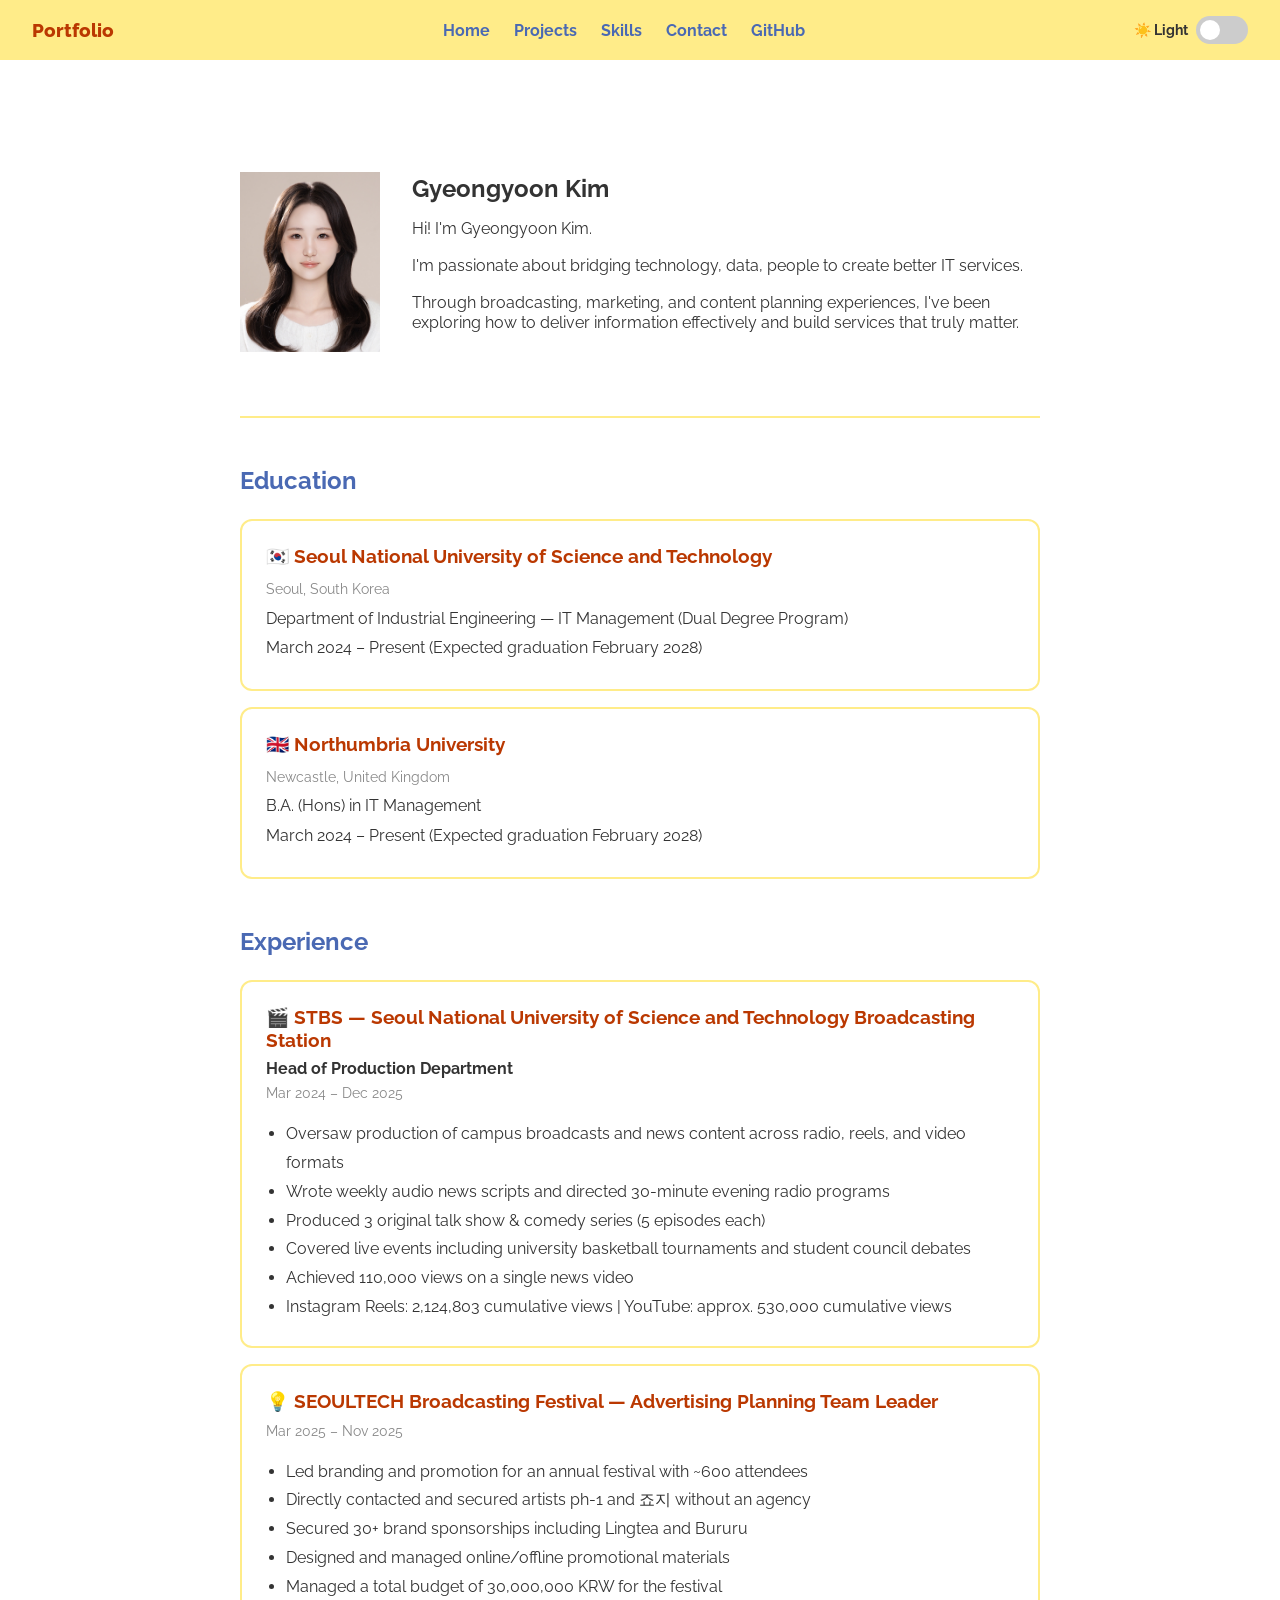
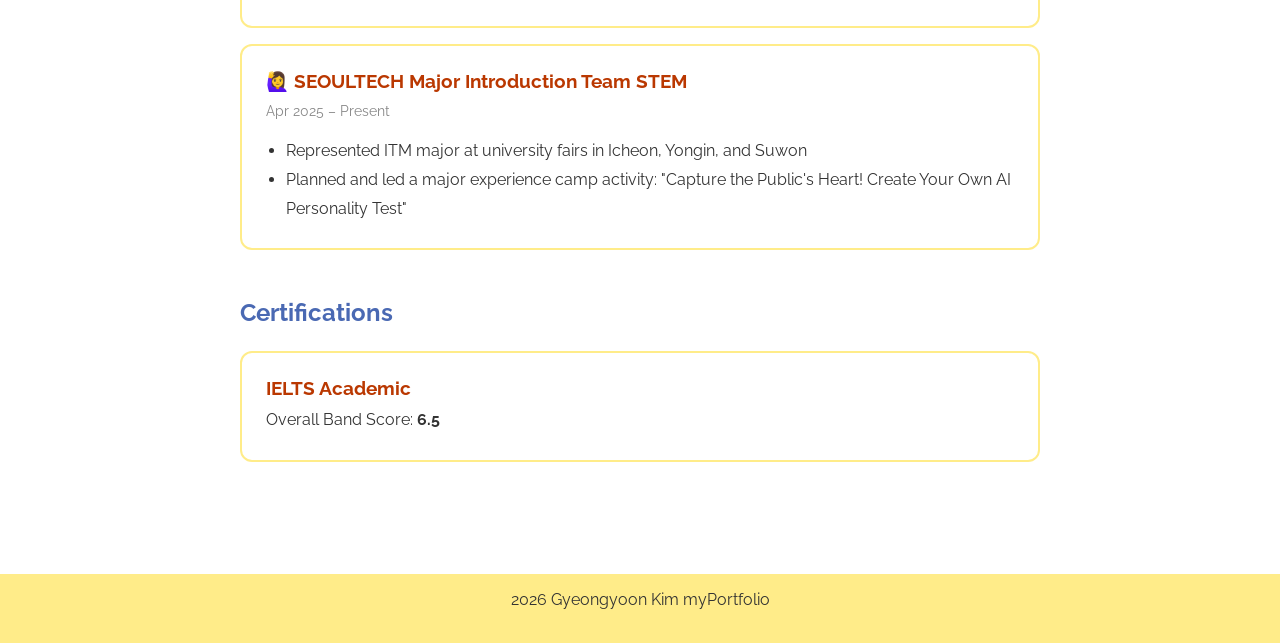
<file: index.html>
<!DOCTYPE html>
<html lang="en">

<head>
    <meta charset="UTF-8">
    <meta name="viewport" content="width=device-width, initial-scale=1.0">
    <title>myPortfolio</title>
    <link rel="stylesheet" href="css/style.css">
    <link rel="preconnect" href="https://fonts.googleapis.com">
    <link rel="preconnect" href="https://fonts.gstatic.com" crossorigin>
    <link href="https://fonts.googleapis.com/css2?family=Raleway:ital,wght@0,100..900;1,100..900&display=swap"
        rel="stylesheet">
</head>

<body>
    <header>
        <nav>
            <a href="index.html" class="nav-logo">Portfolio</a>
            <ul>
                <li><a href="index.html">Home</a></li>
                <li><a href="projects.html">Projects</a></li>
                <li><a href="skills.html">Skills</a></li>
                <li><a href="contact.html">Contact</a></li>
                <li><a href="github.html">GitHub</a></li>
            </ul>
            <div class="theme-toggle-wrapper">
                <span id="theme-label">☀️ Light</span>
                <button id="theme-toggle" onclick="toggleTheme()" aria-label="Toggle theme">
                    <span class="toggle-slider"></span>
                </button>
            </div>
        </nav>

    </header>


    <main>
        <section class="hero">
            <img src="assets/images/profile.png" alt="Gyeongyoon Kim">
            <div>
                <h1>Gyeongyoon Kim</h1>
                <p>Hi! I'm Gyeongyoon Kim.</p>
                <p>I'm passionate about bridging technology, data, people to create better IT services.</p>
                <p>Through broadcasting, marketing, and content planning experiences, I've been exploring how to deliver
                    information effectively and build services that truly matter.</p>
            </div>
        </section>
        <section class="education">
            <h2>Education</h2>

            <div class="edu-card">
                <h3>🇰🇷 Seoul National University of Science and Technology</h3>
                <p><span class="location">Seoul, South Korea</span></p>
                <p>Department of Industrial Engineering — IT Management (Dual Degree Program)</p>
                <p>March 2024 – Present (Expected graduation February 2028)</p>
            </div>

            <div class="edu-card">
                <h3>🇬🇧 Northumbria University</h3>
                <p><span class="location">Newcastle, United Kingdom</span></p>
                <p>B.A. (Hons) in IT Management</p>
                <p>March 2024 – Present (Expected graduation February 2028)</p>
            </div>
        </section>

        <section class="experience">
            <h2>Experience</h2>

            <div class="exp-card">
                <h3>🎬 STBS — Seoul National University of Science and Technology Broadcasting Station</h3>
                <p class="role">Head of Production Department</p>
                <p><span class="location">Mar 2024 – Dec 2025</span></p>
                <ul>
                    <li>Oversaw production of campus broadcasts and news content across radio, reels, and video formats
                    </li>
                    <li>Wrote weekly audio news scripts and directed 30-minute evening radio programs</li>
                    <li>Produced 3 original talk show & comedy series (5 episodes each)</li>
                    <li>Covered live events including university basketball tournaments and student council debates</li>
                    <li>Achieved 110,000 views on a single news video</li>
                    <li>Instagram Reels: 2,124,803 cumulative views | YouTube: approx. 530,000 cumulative views</li>
                </ul>
            </div>

            <div class="exp-card">
                <h3>💡 SEOULTECH Broadcasting Festival — Advertising Planning Team Leader</h3>
                <p><span class="location">Mar 2025 – Nov 2025</span></p>
                <ul>
                    <li>Led branding and promotion for an annual festival with ~600 attendees</li>
                    <li>Directly contacted and secured artists ph-1 and 죠지 without an agency</li>
                    <li>Secured 30+ brand sponsorships including Lingtea and Bururu</li>
                    <li>Designed and managed online/offline promotional materials</li>
                    <li>Managed a total budget of 30,000,000 KRW for the festival</li>
                </ul>
            </div>

            <div class="exp-card">
                <h3>🙋‍♀️ SEOULTECH Major Introduction Team STEM</h3>
                <p><span class="location">Apr 2025 – Present</span></p>
                <ul>
                    <li>Represented ITM major at university fairs in Icheon, Yongin, and Suwon</li>
                    <li>Planned and led a major experience camp activity: "Capture the Public's Heart! Create Your Own
                        AI Personality Test"</li>
                </ul>
            </div>

        </section>

        <section class="certifications">
            <h2>Certifications</h2>

            <div class="edu-card">
                <h3>IELTS Academic</h3>
                <p>Overall Band Score: <strong>6.5</strong></p>
            </div>

        </section>


    </main>
    <footer>
        <p>2026 Gyeongyoon Kim myPortfolio</p>

    </footer>
    <script src="script.js"></script>
</body>

</html>
</file>
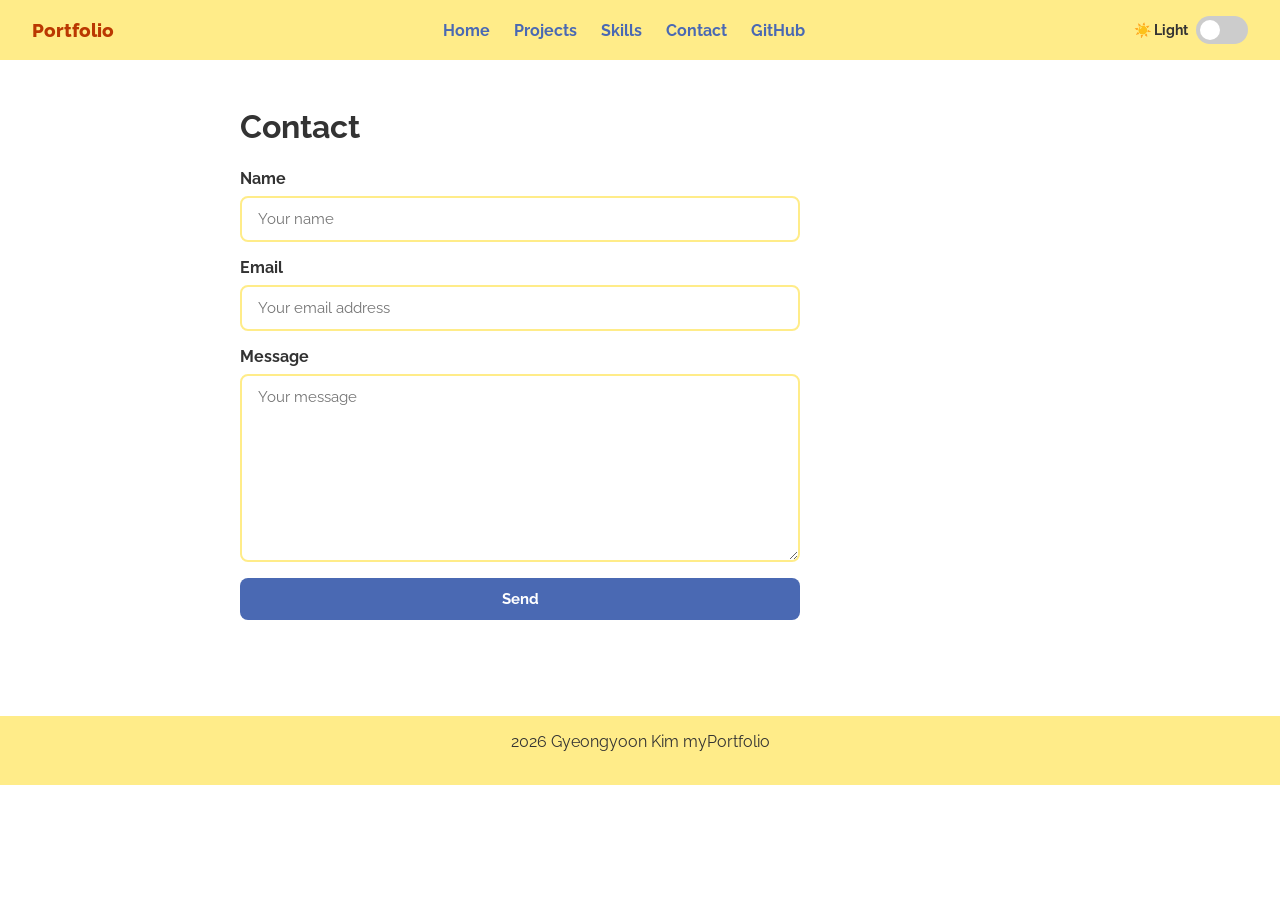
<file: contact.html>
<!DOCTYPE html>
<html lang="en">

<head>
    <meta charset="UTF-8">
    <meta name="viewport" content="width=device-width, initial-scale=1.0">
    <title>myPortfolio - Contact</title>
    <link rel="stylesheet" href="css/style.css">
    <link rel="preconnect" href="https://fonts.googleapis.com">
    <link rel="preconnect" href="https://fonts.gstatic.com" crossorigin>
    <link href="https://fonts.googleapis.com/css2?family=Raleway:ital,wght@0,100..900;1,100..900&display=swap"
        rel="stylesheet">
</head>

<body>
    <header>
        <nav>
            <a href="index.html" class="nav-logo">Portfolio</a>
            <ul>
                <li><a href="index.html">Home</a></li>
                <li><a href="projects.html">Projects</a></li>
                <li><a href="skills.html">Skills</a></li>
                <li><a href="contact.html">Contact</a></li>
                <li><a href="github.html">GitHub</a></li>
            </ul>
            <div class="theme-toggle-wrapper">
                <span id="theme-label">☀️ Light</span>
                <button id="theme-toggle" onclick="toggleTheme()" aria-label="Toggle theme">
                    <span class="toggle-slider"></span>
                </button>
            </div>
        </nav>

    </header>
    <main>
        <h1>Contact</h1>
        <form action="#" method="post">
            <label for="name">Name</label>
            <input type="text" id="name" name="name" placeholder="Your name">

            <label for="email">Email</label>
            <input type="email" id="email" name="email" placeholder="Your email address">

            <label for="message">Message</label>
            <textarea id="message" name="message" placeholder="Your message"></textarea>

            <input type="submit" value="Send">
        </form>

    </main>
    <footer>
        <p>2026 Gyeongyoon Kim myPortfolio</p>

    </footer>
    <script src="script.js"></script>
</body>

</html>
</file>
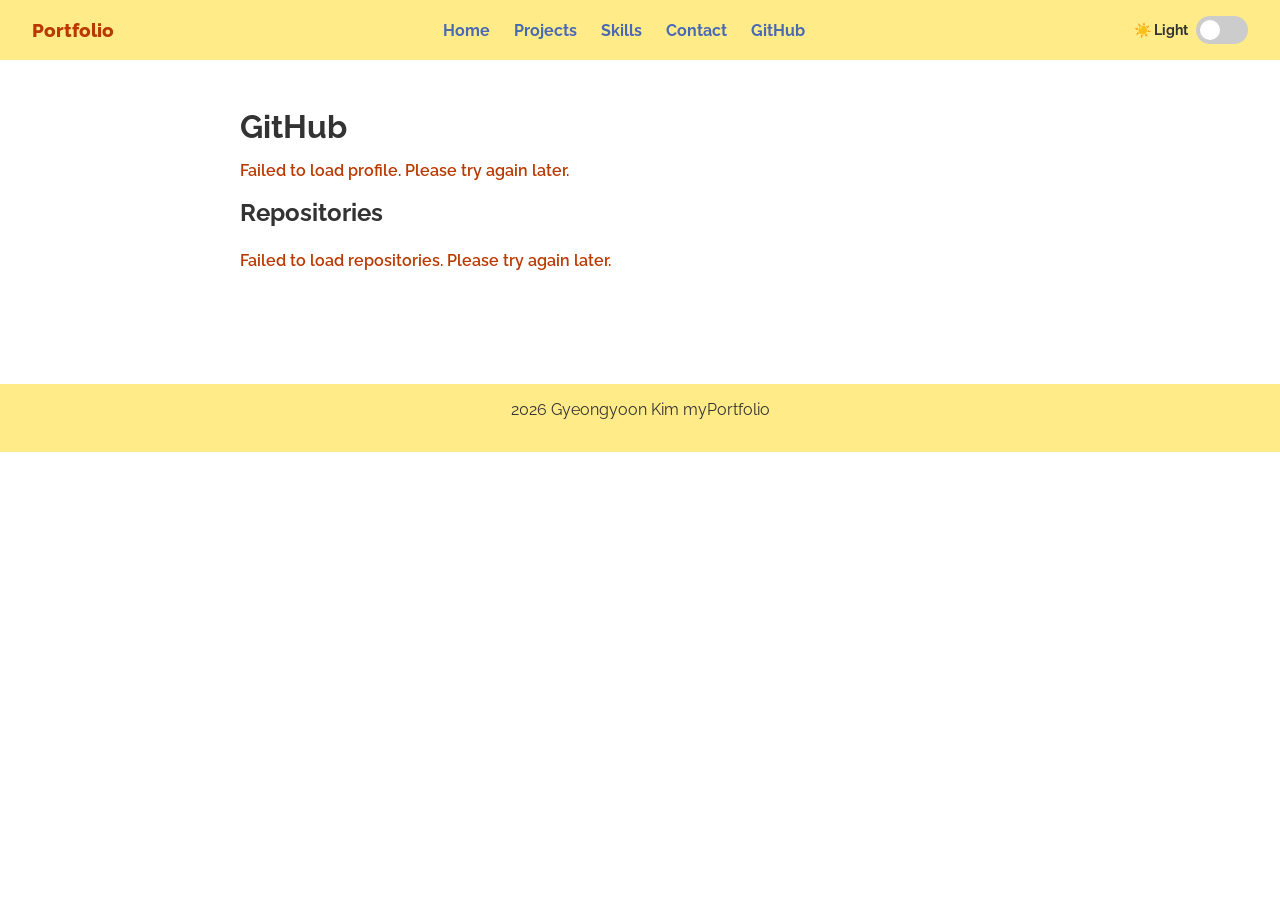
<file: github.html>
<!DOCTYPE html>
<html lang="en">

<head>
    <meta charset="UTF-8">
    <meta name="viewport" content="width=device-width, initial-scale=1.0">
    <title>myPortfolio - GitHub</title>
    <link rel="stylesheet" href="css/style.css">
    <link rel="preconnect" href="https://fonts.googleapis.com">
    <link rel="preconnect" href="https://fonts.gstatic.com" crossorigin>
    <link href="https://fonts.googleapis.com/css2?family=Raleway:ital,wght@0,100..900;1,100..900&display=swap"
        rel="stylesheet">
</head>

<body>
    <header>
        <nav>
            <a href="index.html" class="nav-logo">Portfolio</a>
            <ul>
                <li><a href="index.html">Home</a></li>
                <li><a href="projects.html">Projects</a></li>
                <li><a href="skills.html">Skills</a></li>
                <li><a href="contact.html">Contact</a></li>
                <li><a href="github.html">GitHub</a></li>
            </ul>
            <div class="theme-toggle-wrapper">
                <span id="theme-label">☀️ Light</span>
                <button id="theme-toggle" onclick="toggleTheme()" aria-label="Toggle theme">
                    <span class="toggle-slider"></span>
                </button>
            </div>
        </nav>
    </header>

    <main>
        <h1>GitHub</h1>


        <section id="github-profile">
            <p>Loading profile...</p>
        </section>


        <section id="github-repos">
            <h2>Repositories</h2>
            <div id="repos-grid">
                <p>Loading repositories...</p>
            </div>
        </section>
    </main>

    <footer>
        <p>2026 Gyeongyoon Kim myPortfolio</p>
    </footer>

    <script src="script.js"></script>
</body>

</html>
</file>
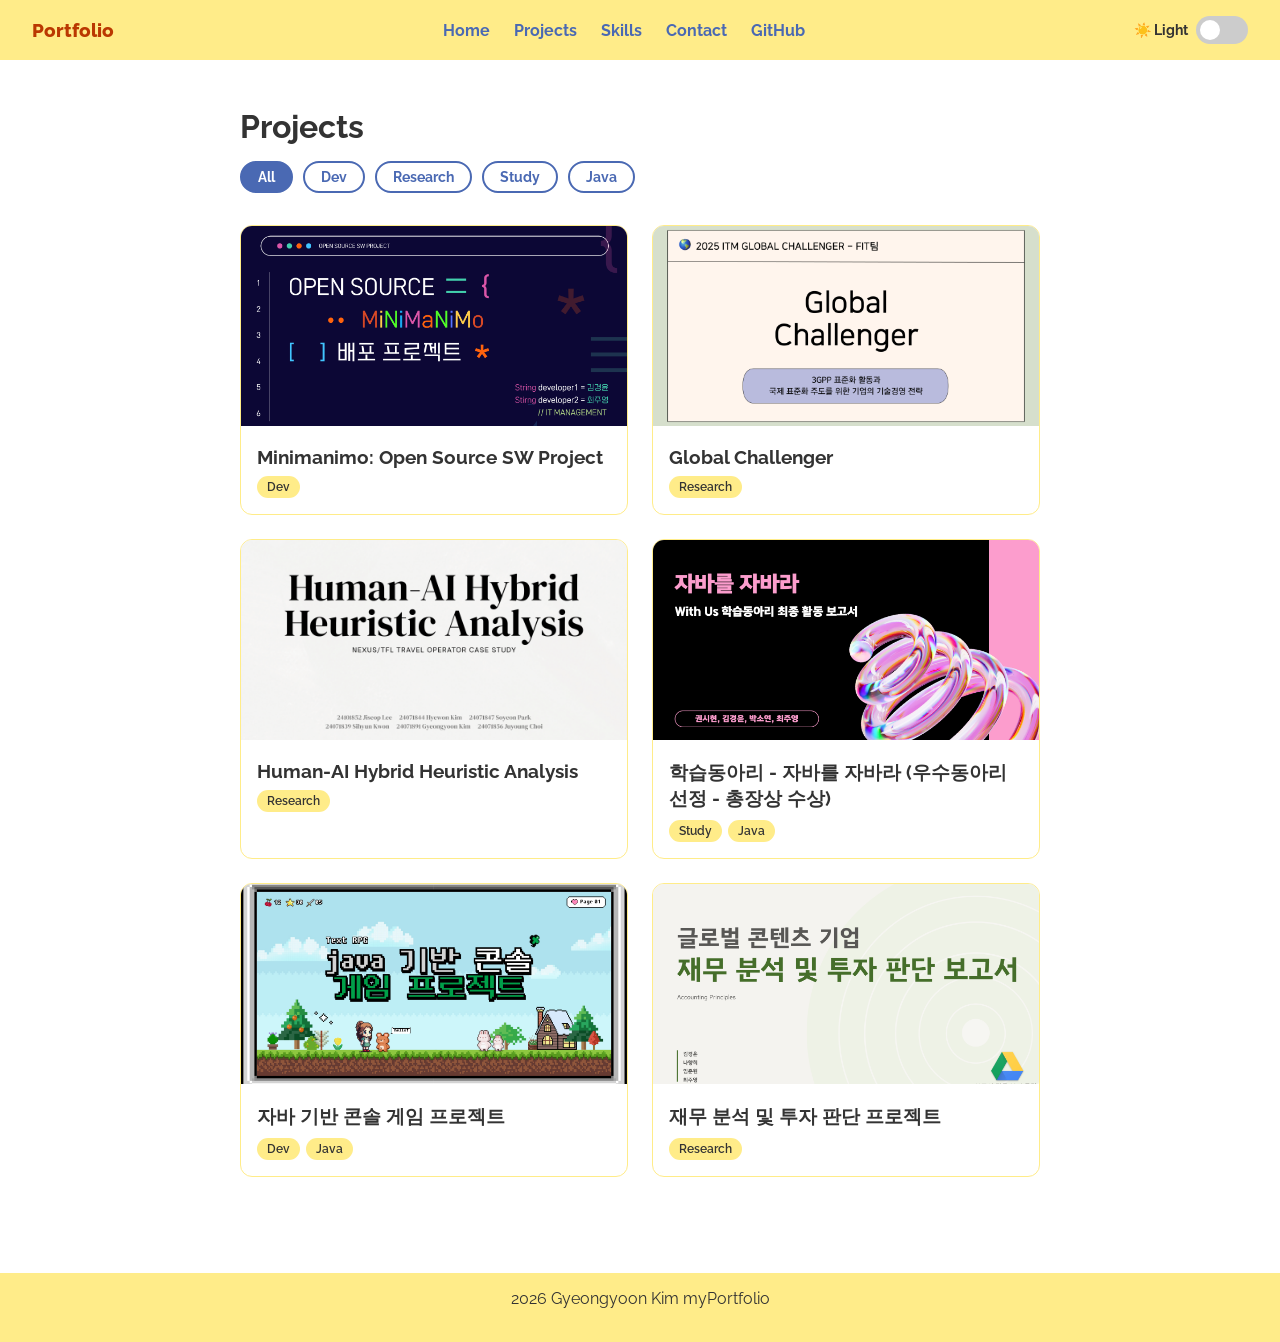
<file: projects.html>
<!DOCTYPE html>
<html lang="en">

<head>
    <meta charset="UTF-8">
    <meta name="viewport" content="width=device-width, initial-scale=1.0">
    <title>myPortfolio - Projects</title>
    <link rel="stylesheet" href="css/style.css">
    <link rel="preconnect" href="https://fonts.googleapis.com">
    <link rel="preconnect" href="https://fonts.gstatic.com" crossorigin>
    <link href="https://fonts.googleapis.com/css2?family=Raleway:ital,wght@0,100..900;1,100..900&display=swap"
        rel="stylesheet">
</head>

<body>
    <header>
        <nav>
            <a href="index.html" class="nav-logo">Portfolio</a>
            <ul>
                <li><a href="index.html">Home</a></li>
                <li><a href="projects.html">Projects</a></li>
                <li><a href="skills.html">Skills</a></li>
                <li><a href="contact.html">Contact</a></li>
                <li><a href="github.html">GitHub</a></li>

            </ul>
            <div class="theme-toggle-wrapper">
                <span id="theme-label">☀️ Light</span>
                <button id="theme-toggle" onclick="toggleTheme()" aria-label="Toggle theme">
                    <span class="toggle-slider"></span>
                </button>
            </div>
        </nav>

    </header>
    <main>
        <h1>Projects</h1>
        <div class="filter-buttons">
            <button class="filter-btn active" data-filter="All">All</button>
            <button class="filter-btn" data-filter="Dev">Dev</button>
            <button class="filter-btn" data-filter="Research">Research</button>
            <button class="filter-btn" data-filter="Study">Study</button>
            <button class="filter-btn" data-filter="Java">Java</button>
        </div>
        <div class="projects-grid">

            <div class="project-card" data-category="Dev">
                <img src="assets/images/oss.png" alt="Minimanimo">
                <div class="project-info">
                    <h3>Minimanimo: Open Source SW Project</h3>
                    <div class="project-tags">
                        <span class="tag">Dev</span>
                    </div>
                </div>
            </div>

            <div class="project-card" data-category="Research">
                <img src="assets/images/GC.png" alt="Global Challenger">
                <div class="project-info">
                    <h3>Global Challenger</h3>
                    <div class="project-tags">
                        <span class="tag">Research</span>
                    </div>
                </div>
            </div>

            <div class="project-card" data-category="Research">
                <img src="assets/images/NU.png" alt="Human-AI Hybrid Heuristic Analysis">
                <div class="project-info">
                    <h3>Human-AI Hybrid Heuristic Analysis</h3>
                    <div class="project-tags">
                        <span class="tag">Research</span>
                    </div>
                </div>
            </div>

            <div class="project-card" data-category="Study Java">
                <img src="assets/images/java.png" alt="자바를 자바라">
                <div class="project-info">
                    <h3>학습동아리 - 자바를 자바라 (우수동아리 선정 - 총장상 수상)</h3>
                    <div class="project-tags">
                        <span class="tag">Study</span>
                        <span class="tag">Java</span>
                    </div>
                </div>
            </div>

            <div class="project-card" data-category="Dev Java">
                <img src="assets/images/console.png" alt="콘솔 게임">
                <div class="project-info">
                    <h3>자바 기반 콘솔 게임 프로젝트</h3>
                    <div class="project-tags">
                        <span class="tag">Dev</span>
                        <span class="tag">Java</span>
                    </div>
                </div>
            </div>

            <div class="project-card" data-category="Research">
                <img src="assets/images/AP.png" alt="재무 분석">
                <div class="project-info">
                    <h3>재무 분석 및 투자 판단 프로젝트</h3>
                    <div class="project-tags">
                        <span class="tag">Research</span>
                    </div>
                </div>
            </div>



        </div>
    </main>
    <footer>
        <p>2026 Gyeongyoon Kim myPortfolio</p>

    </footer>
    <script src="script.js"></script>

</body>

</html>
</file>
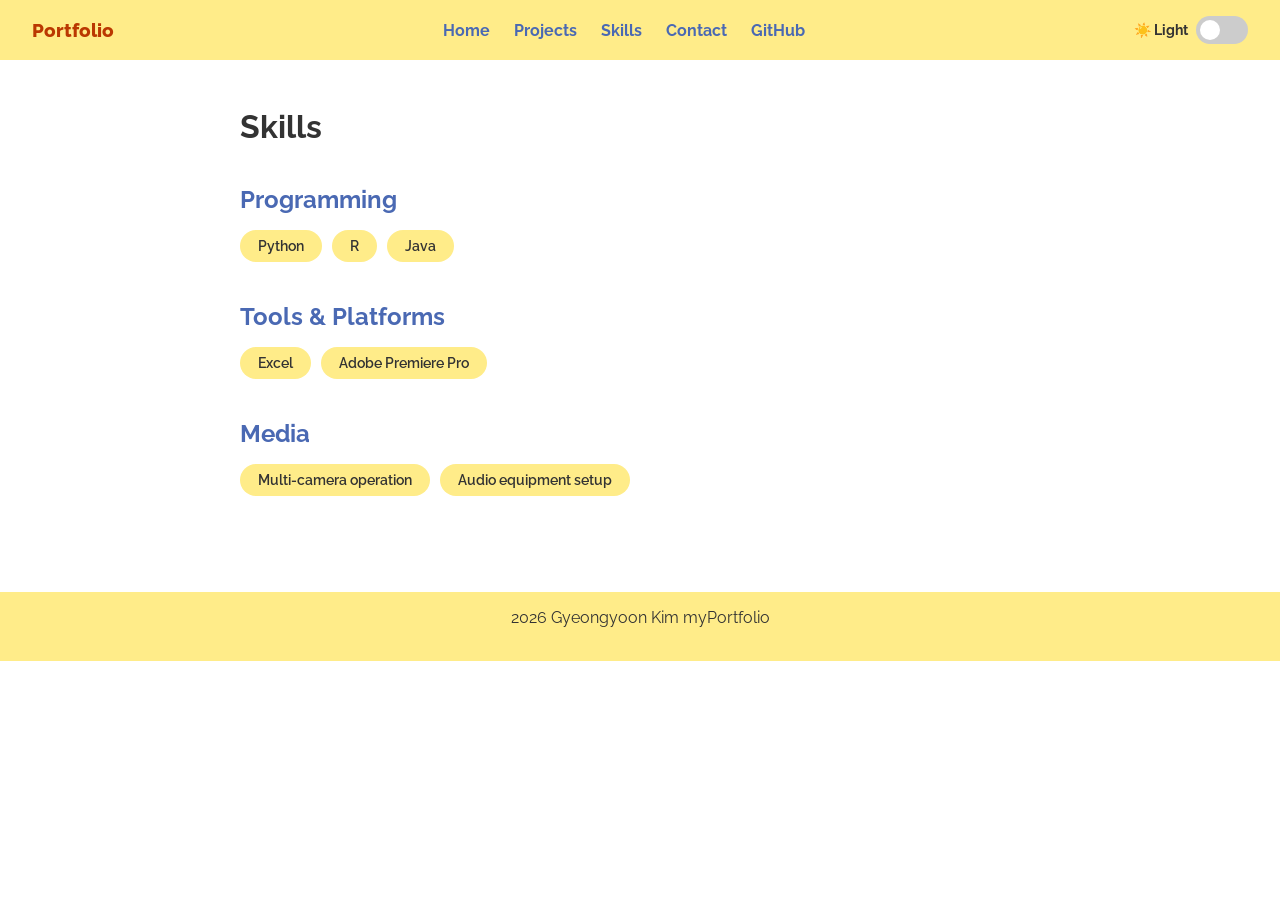
<file: skills.html>
<!DOCTYPE html>
<html lang="en">

<head>
    <meta charset="UTF-8">
    <meta name="viewport" content="width=device-width, initial-scale=1.0">
    <title>myPortfolio - Skills</title>
    <link rel="stylesheet" href="css/style.css">
    <link rel="preconnect" href="https://fonts.googleapis.com">
    <link rel="preconnect" href="https://fonts.gstatic.com" crossorigin>
    <link href="https://fonts.googleapis.com/css2?family=Raleway:ital,wght@0,100..900;1,100..900&display=swap"
        rel="stylesheet">
</head>

<body>
    <header>
        <nav>
            <a href="index.html" class="nav-logo">Portfolio</a>
            <ul>
                <li><a href="index.html">Home</a></li>
                <li><a href="projects.html">Projects</a></li>
                <li><a href="skills.html">Skills</a></li>
                <li><a href="contact.html">Contact</a></li>
                <li><a href="github.html">GitHub</a></li>
            </ul>
            <div class="theme-toggle-wrapper">
                <span id="theme-label">☀️ Light</span>
                <button id="theme-toggle" onclick="toggleTheme()" aria-label="Toggle theme">
                    <span class="toggle-slider"></span>
                </button>
            </div>
        </nav>
    </header>

    <main>
        <h1>Skills</h1>
        <section class="skill-section">
            <h2>Programming</h2>
            <div class="skill-tags">
                <span class="tag">Python</span>
                <span class="tag">R</span>
                <span class="tag">Java</span>
            </div>
        </section>

        <section class="skill-section">
            <h2>Tools & Platforms</h2>
            <div class="skill-tags">
                <span class="tag">Excel</span>
                <span class="tag">Adobe Premiere Pro</span>
            </div>
        </section>

        <section class="skill-section">
            <h2>Media</h2>
            <div class="skill-tags">
                <span class="tag">Multi-camera operation</span>
                <span class="tag">Audio equipment setup</span>
            </div>
        </section>
    </main>


    <footer>
        <p>2026 Gyeongyoon Kim myPortfolio</p>
    </footer>
    <script src="script.js"></script>


</body>

</html>
</file>
<file: css/style.css>
:root {
    --primary-color: #BA3801;
    --accent-color: #4A69B3;
    --highlight-color: #FFEC89;
    --text-color: #333333;
    --bg-color: #ffffff;
}

body.dark-mode {
    --primary-color: #ff6b35;
    --accent-color: #7b9fd4;
    --highlight-color: #2a2a2a;
    --text-color: #e0e0e0;
    --bg-color: #121212;
}

* {
    margin: 0;
    padding: 0;

}

body {
    font-family: 'Raleway';
    background-color: var(--bg-color);
    color: var(--text-color);
    transition: background-color 0.3s, color 0.3s;
}


nav {
    background-color: var(--highlight-color);
    padding: 16px 32px;
    display: flex;
    justify-content: space-between;
    align-items: center;
}

nav ul {
    display: flex;
    list-style: none;
    gap: 24px;
}

nav a {
    text-decoration: none;
    color: var(--accent-color);
    font-weight: bold;
}

.nav-logo {
    font-weight: 800;
    font-size: 1.2rem;
    color: var(--primary-color);
    text-decoration: none;
}

main {
    max-width: 800px;
    margin: 0 auto;
    padding: 48px 24px;
}

footer {
    background-color: var(--highlight-color);
    text-align: center;
    padding: 16px;
    margin-top: 48px;
}

nav a:hover {
    color: var(--primary-color);
}

h1 {
    color: var(--text-color);
    margin-bottom: 16px;
}




.hero {
    display: flex;
    align-items: center;
    gap: 32px;
    padding: 64px 0;
    border-bottom: 2px solid var(--highlight-color);
}

.hero img {
    width: 150px;
    height: 180px;
    object-fit: cover;
    
}

p {
    line-height: 1.3;
    margin-bottom: 16px;
}

.education {
    margin-top: 48px;
}

.education h2 {
    color: var(--accent-color);
    margin-bottom: 24px;
}

.edu-card {
    border: 2px solid var(--highlight-color);
    border-radius: 12px;
    padding: 24px;
    margin-bottom: 16px;
}

.edu-card h3 {
    color: var(--primary-color);
    margin-bottom: 8px;
}

.edu-card p {
    color: var(--text-color);
    line-height: 1.6;
    margin-bottom: 4px;
}

.location {
    color: #888888;
    font-size: 14px;
}

.experience {
    margin-top: 48px;
}

.experience h2 {
    color: var(--accent-color);
    margin-bottom: 24px;
}

.exp-card {
    border: 2px solid var(--highlight-color);
    border-radius: 12px;
    padding: 24px;
    margin-bottom: 16px;
}

.exp-card h3 {
    color: var(--primary-color);
    margin-bottom: 8px;
}

.exp-card ul {
    margin-top: 8px;
    padding-left: 20px;
}

.exp-card li {
    line-height: 1.8;
}

.role {
    font-weight: bold;
    margin-bottom: 4px;
}

.certifications {
    margin-top: 48px;
}

.certifications h2 {
    color: var(--accent-color);
    margin-bottom: 24px;
}

/*project.html*/
.projects-grid {
    display: grid;
    grid-template-columns: repeat(2, 1fr);
    gap: 24px;
    margin-top: 32px;
}

.project-card {
    border: 1.3px solid var(--highlight-color);
    border-radius: 12px;
    overflow: hidden;
}

.project-card img {
    width: 100%;
    height: 200px;
    object-fit: cover;
}

.project-placeholder {
    width: 100%;
    height: 200px;
    background-color: var(--highlight-color);
}

.project-info {
    padding: 16px;
}

.project-info h3 {
    color: var(--text-color);
    margin-bottom: 8px;
}

.project-info p {
    color: #888888;
    line-height: 1.6;
}


/* Contact Form*/
form {
    display: flex;
    flex-direction: column;
    gap: 8px;
    max-width: 560px;
}

form label {
    font-weight: 700;
    color: var(--text-color);
    margin-top: 8px;
}

form input[type="text"],
form input[type="email"],
form textarea {
    padding: 12px 16px;
    border: 2px solid var(--highlight-color);
    border-radius: 8px;
    font-family: 'Raleway', sans-serif;
    font-size: 15px;
    color: var(--text-color);
    outline: none;
    transition: border-color 0.2s;
}

form input[type="text"]:focus,
form input[type="email"]:focus,
form textarea:focus {
    border-color: var(--accent-color);
}

form textarea {
    height: 160px;
    resize: vertical;
}

form input[type="submit"] {
    margin-top: 8px;
    padding: 12px;
    background-color: var(--accent-color);
    color: white;
    border: none;
    border-radius: 8px;
    font-family: 'Raleway', sans-serif;
    font-size: 15px;
    font-weight: 700;
    cursor: pointer;
    transition: background-color 0.2s;
}

form input[type="submit"]:hover {
    background-color: var(--primary-color);
}


/* Skills */
.skill-section {
    margin-top: 40px;
}

.skill-section h2 {
    color: var(--accent-color);
    margin-bottom: 16px;
}

.skill-tags {
    display: flex;
    flex-wrap: wrap;
    gap: 10px;
}

.tag {
    background-color: var(--highlight-color);
    color: var(--text-color);
    padding: 8px 18px;
    border-radius: 999px;
    font-weight: 600;
    font-size: 14px;
}


@media (min-width: 481px) and (max-width: 768px) {
    
    nav {
        flex-direction: column;
        align-items: center;
        gap: 12px;
    }    
    
    
    nav ul {
        gap: 16px;
    }

    main {
        padding: 40px 20px;
    }

    .hero {
        flex-direction: column;
        align-items: flex-start;
        gap: 20px;
        padding: 48px 0;
    }

    .hero img {
        width: 120px;
        height: 144px;
    }

    .projects-grid {
        grid-template-columns: 1fr;
        gap: 16px;
    }
}

@media (max-width: 480px) {
    nav ul {
        flex-direction: column;
        align-items: flex-start;
        gap: 8px;
    }

    h1 {
        font-size: 24px;
    }

    main {
        padding: 24px 12px;
    }

    .hero {
        flex-direction: column;
        align-items: center;
        text-align: center;
        padding: 32px 0;
    }
    
    .hero img {
        width: 100px;
        height: 120px;
    }

    .projects-grid {
        grid-template-columns: 1fr;
    }
}

#theme-toggle {
    width: 52px;
    height: 28px;
    background-color: #cccccc;
    border: none;
    border-radius: 999px;
    cursor: pointer;
    position: relative;
    transition: background-color 0.3s;
    flex-shrink: 0;
}

#theme-toggle .toggle-slider {
    position: absolute;
    top: 4px;
    left: 4px;
    width: 20px;
    height: 20px;
    background-color: white;
    border-radius: 50%;
    transition: transform 0.3s;
}

body.dark-mode #theme-toggle {
    background-color: var(--accent-color);
}

body.dark-mode #theme-toggle .toggle-slider {
    transform: translateX(24px);
}

/* Filter Buttons */
.filter-buttons {
    display: flex;
    flex-wrap: wrap;
    gap: 10px;
    margin-bottom: 32px;
}

.filter-btn {
    background: none;
    border: 2px solid var(--accent-color);
    color: var(--accent-color);
    padding: 6px 16px;
    border-radius: 999px;
    font-family: 'Raleway', sans-serif;
    font-weight: 700;
    font-size: 14px;
    cursor: pointer;
    transition: all 0.2s;
}

.filter-btn:hover {
    background-color: var(--accent-color);
    color: white;
}

.filter-btn.active {
    background-color: var(--accent-color);
    color: white;
}

/* Project Tags */
.project-tags {
    display: flex;
    flex-wrap: wrap;
    gap: 6px;
    margin-top: 8px;
}

.project-tags .tag {
    font-size: 12px;
    padding: 4px 10px;
    background-color: var(--highlight-color);
    border-radius: 999px;
    font-weight: 600;
}

/* GitHub Profile */
.github-profile-card {
    display: flex;
    align-items: center;
    gap: 32px;
    padding: 32px;
    border: 2px solid var(--highlight-color);
    border-radius: 12px;
    margin-bottom: 48px;
}

.github-avatar {
    width: 120px;
    height: 120px;
    border-radius: 50%;
    object-fit: cover;
}

.github-profile-info h2 {
    color: var(--primary-color);
    margin-bottom: 8px;
}

.github-bio {
    color: #888888;
    margin-bottom: 16px;
}

.github-stats {
    display: flex;
    gap: 24px;
}

.stat {
    display: flex;
    flex-direction: column;
    align-items: center;
}

.stat-number {
    font-size: 1.4rem;
    font-weight: 800;
    color: var(--accent-color);
}

.stat-label {
    font-size: 12px;
    color: #888888;
}

/* Repo Cards */
#repos-grid {
    display: grid;
    grid-template-columns: repeat(2, 1fr);
    gap: 20px;
    margin-top: 24px;
}

.repo-card {
    border: 2px solid var(--highlight-color);
    border-radius: 12px;
    padding: 20px;
    transition: border-color 0.2s;
}

.repo-card:hover {
    border-color: var(--accent-color);
}

.repo-card h3 {
    margin-bottom: 8px;
}

.repo-card h3 a {
    color: var(--primary-color);
    text-decoration: none;
    font-weight: 700;
}

.repo-card h3 a:hover {
    color: var(--accent-color);
}

.repo-description {
    color: #888888;
    font-size: 14px;
    margin-bottom: 12px;
    line-height: 1.5;
}

.repo-info {
    display: flex;
    gap: 16px;
    font-size: 13px;
    font-weight: 600;
    color: var(--text-color);
}

.repo-language {
    background-color: var(--highlight-color);
    padding: 2px 10px;
    border-radius: 999px;
    font-size: 12px;
}

.error {
    color: var(--primary-color);
    font-weight: 600;
}

.theme-toggle-wrapper {
    display: flex;
    align-items: center;
    gap: 8px;
}

#theme-label {
    font-size: 14px;
    font-weight: 700;
    color: var(--text-color);
    white-space: nowrap;
}
</file>
